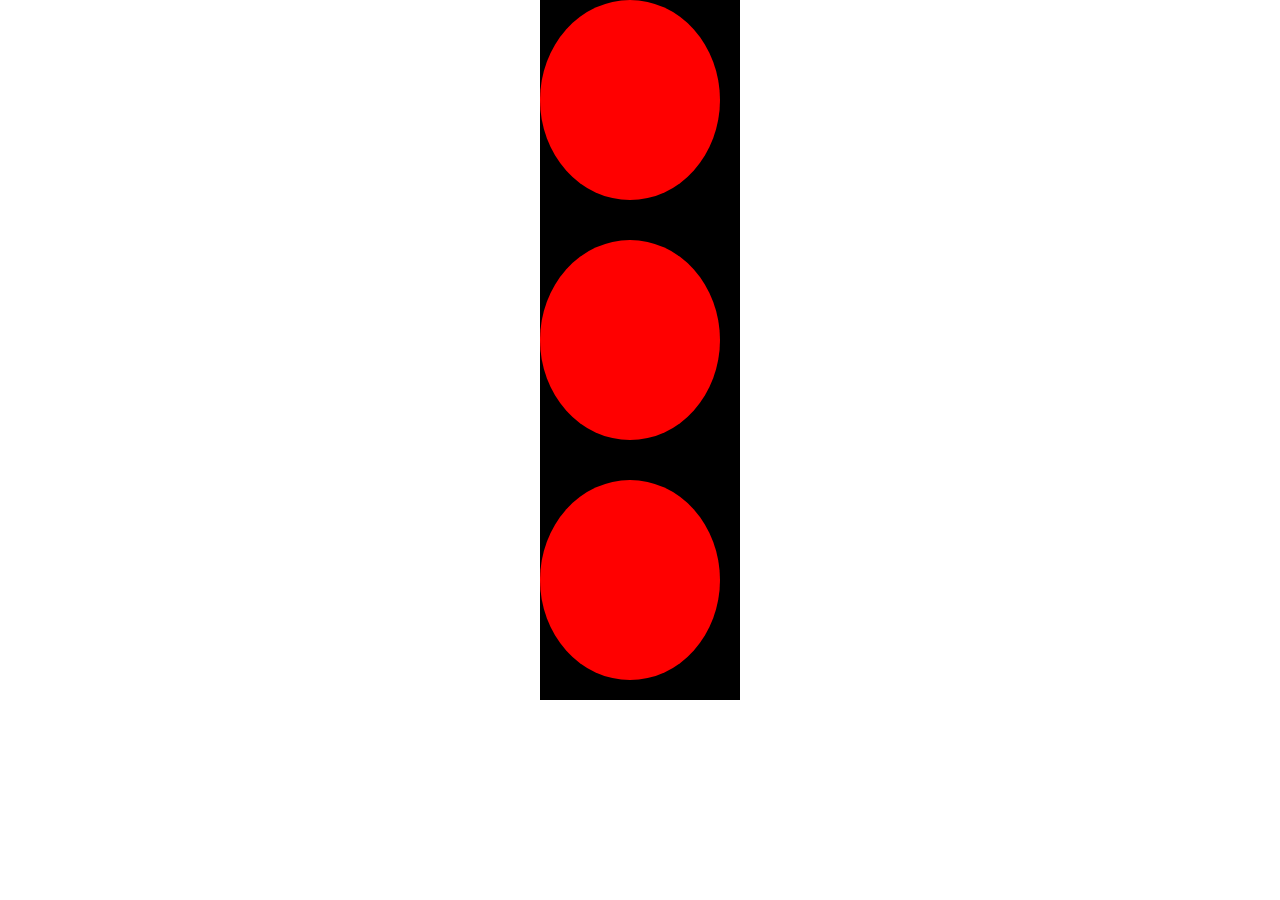
<file: classwork/index.html>
<!DOCTYPE html>
<html lang="en">
<head>
    <meta charset="UTF-8">
    <meta name="viewport" content="width=device-width, initial-scale=1.0">
    <title>Document</title>
    <link rel="stylesheet" href="./style/main.css">
</head>
<body>
    <div class="card1">

        <div class="card">
            <div class="box1"></div>
            <div class="box1"></div>
            <div class="box1"></div>
        </div>
    </div>
</body>
</html>
</file>
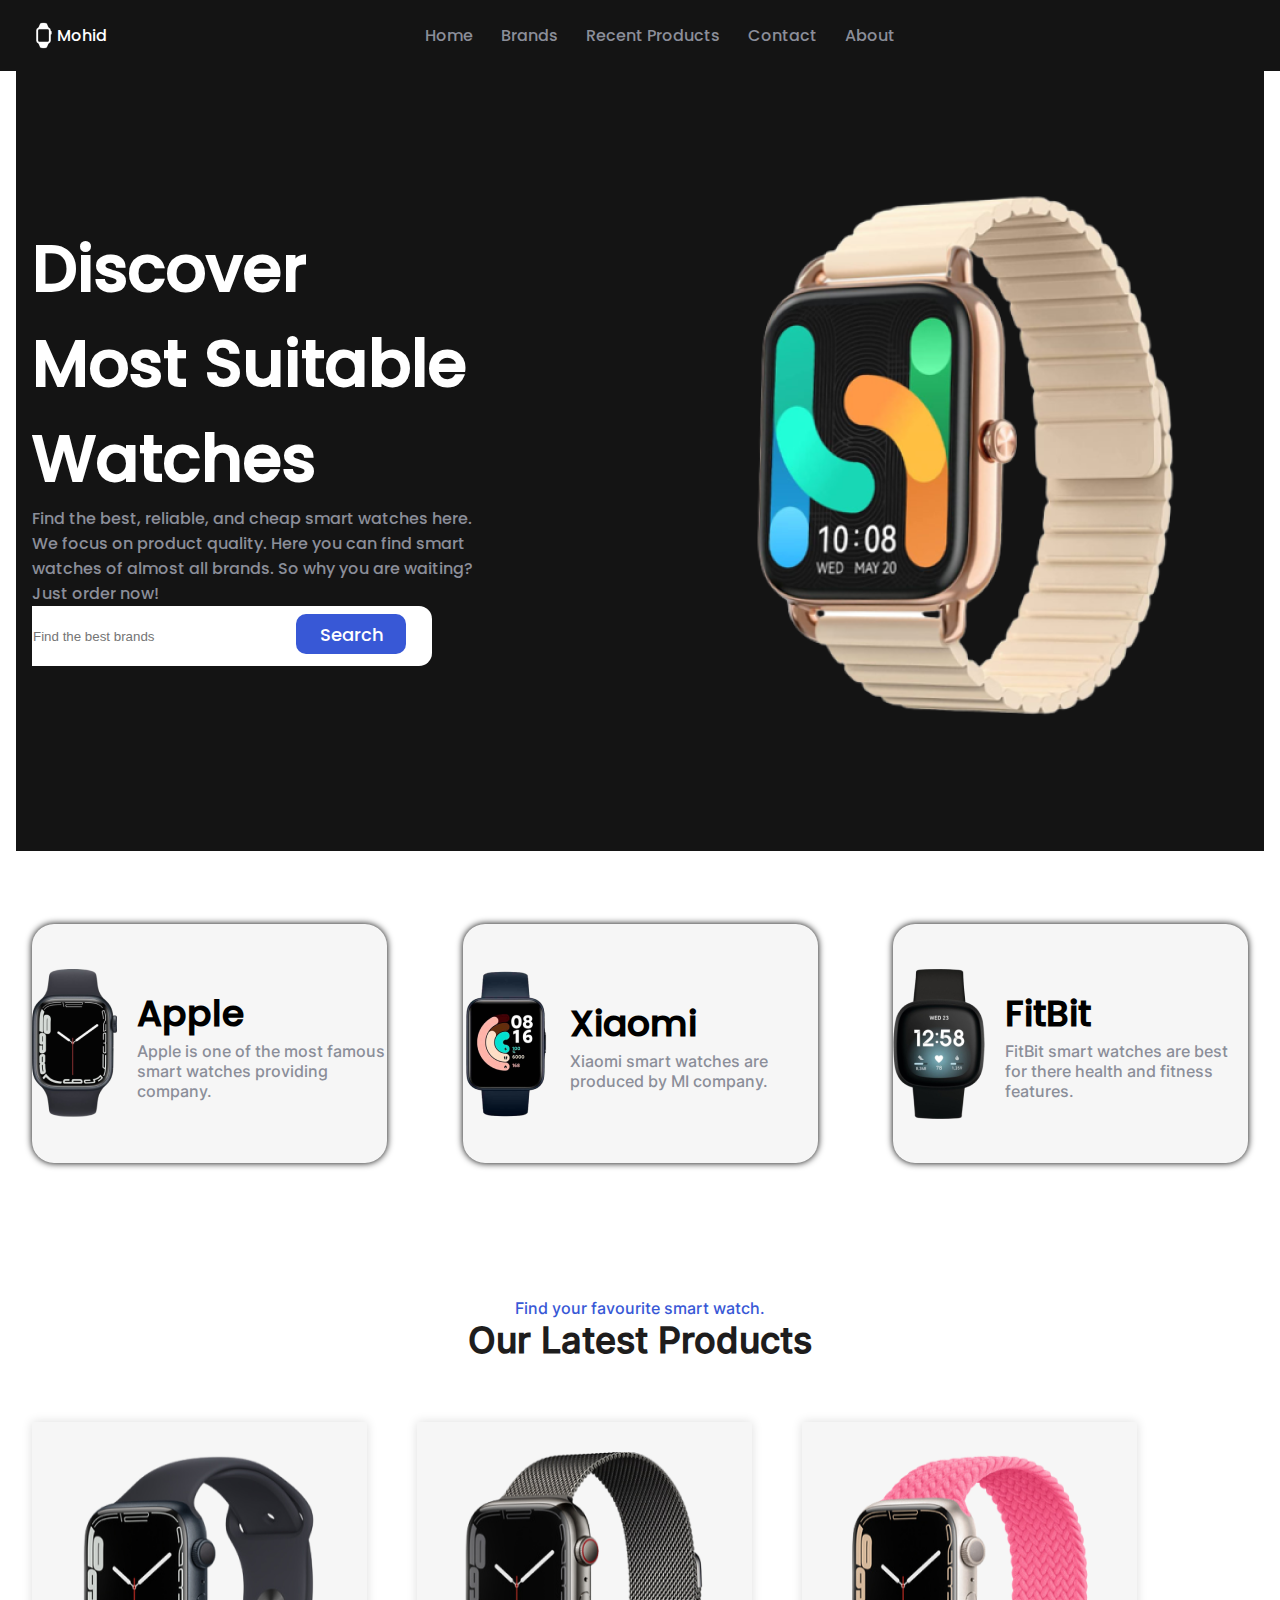
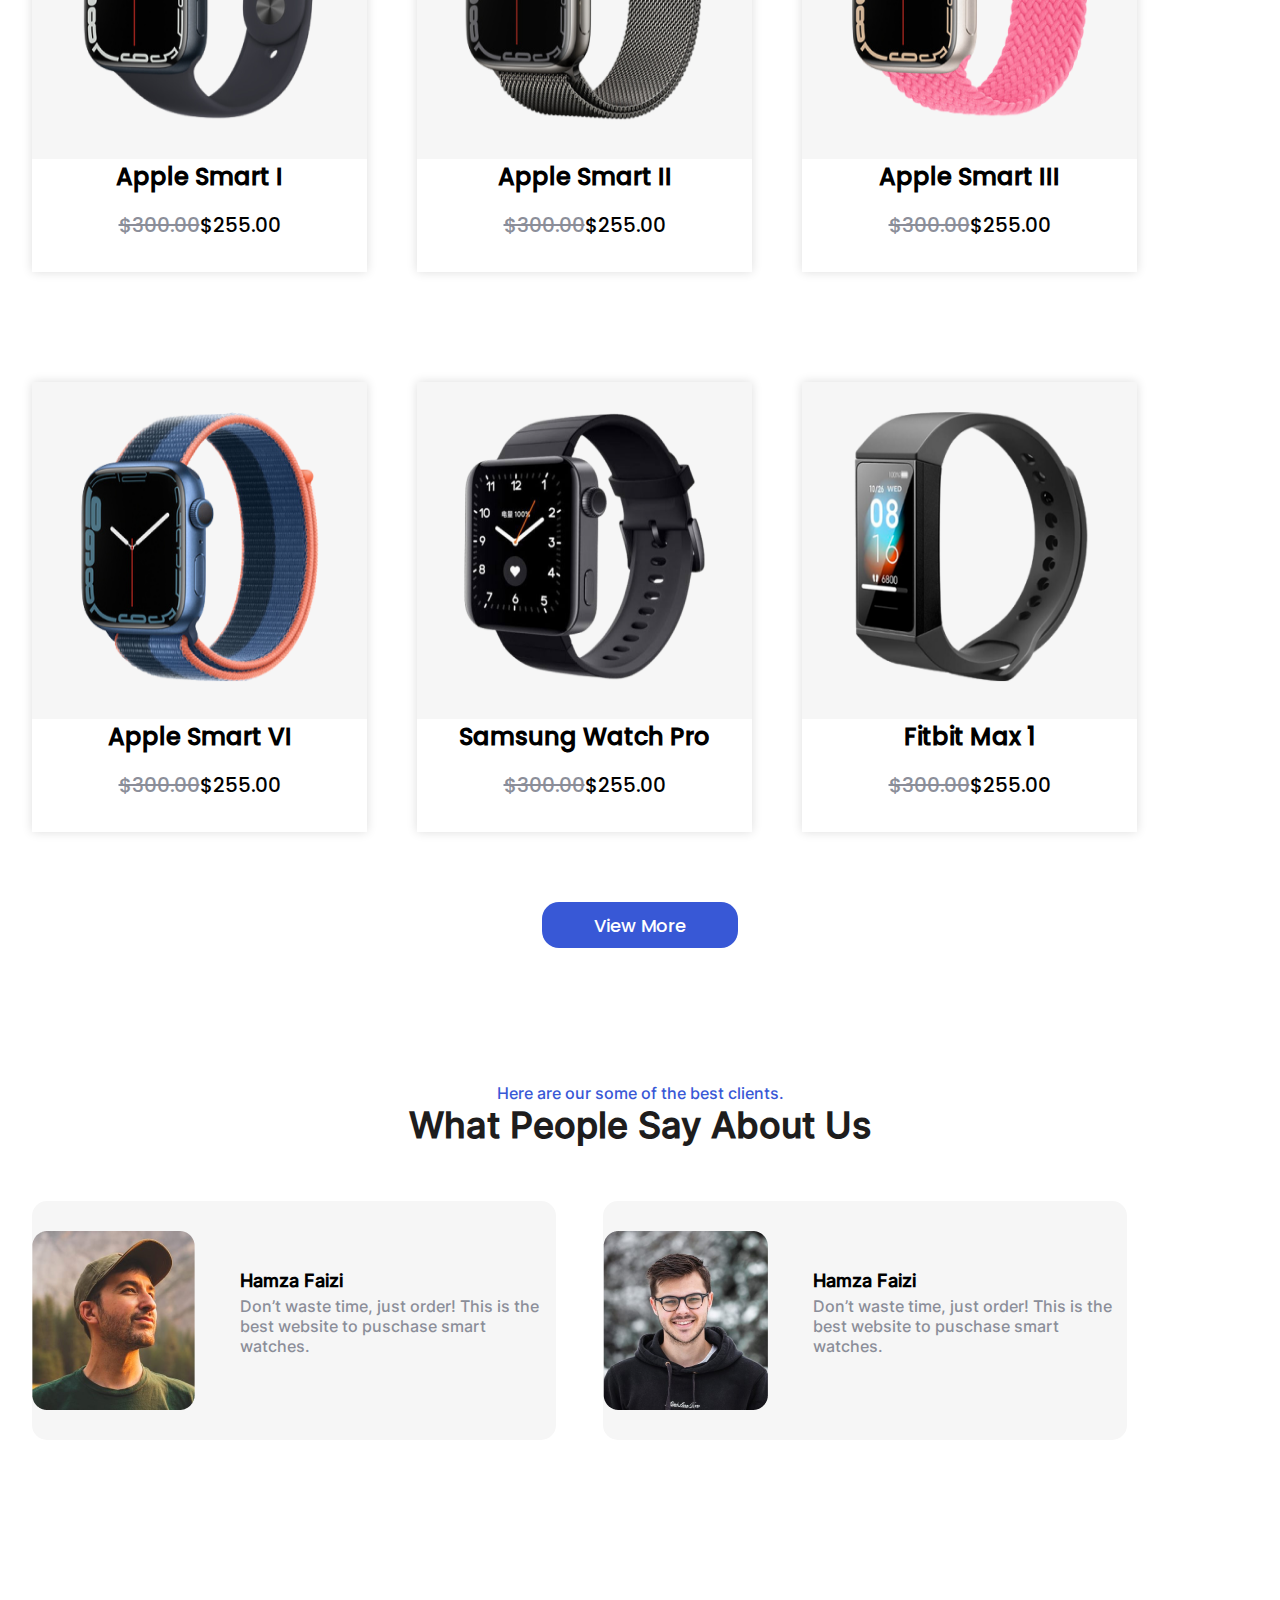
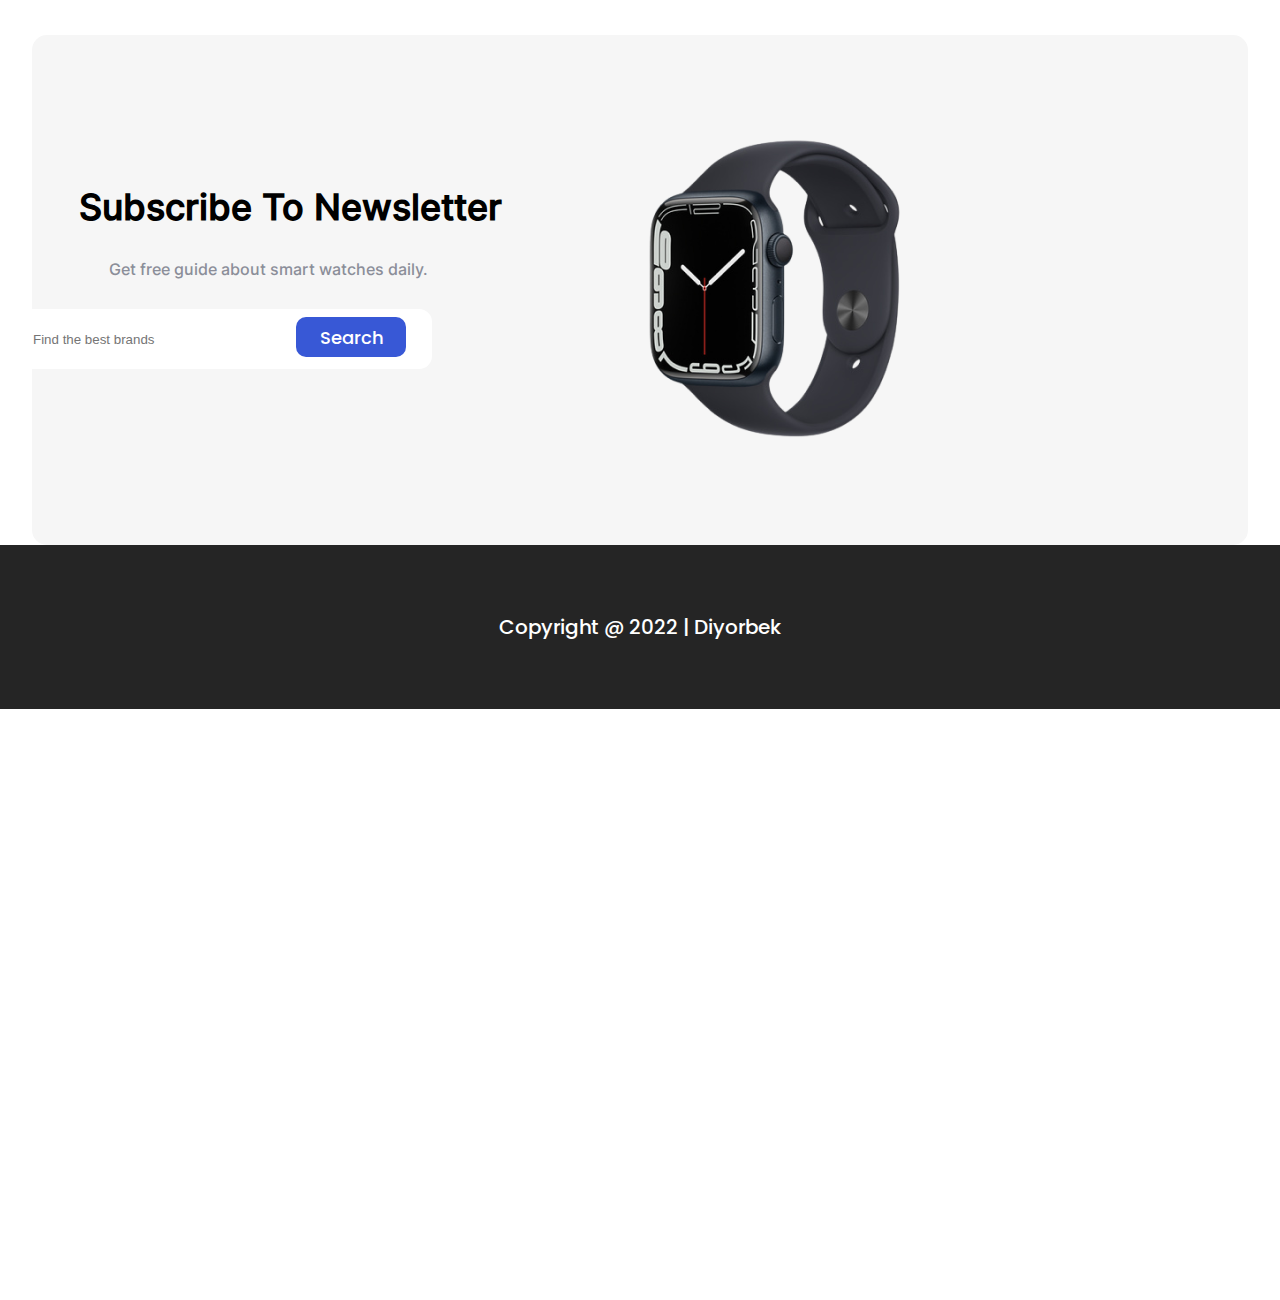
<file: homework/index.html>
<!DOCTYPE html>
<html lang="en">
  <head>
    <meta charset="UTF-8" />
    <meta name="viewport" content="width=device-width, initial-scale=1.0" />
    <title>lesspn003</title>
    <link
      rel="stylesheet"
      href="https://cdnjs.cloudflare.com/ajax/libs/font-awesome/6.5.2/css/all.min.css"
      integrity="sha512-SnH5WK+bZxgPHs44uWIX+LLJAJ9/2PkPKZ5QiAj6Ta86w+fsb2TkcmfRyVX3pBnMFcV7oQPJkl9QevSCWr3W6A=="
      crossorigin="anonymous"
      referrerpolicy="no-referrer"
    />
    <link rel="stylesheet" href="./style/main.css" />
  </head>
  <body>
    <header class="header">
      <div class="container">
        <nav class="navbar">
          <div class="navbar__logo">
            <img src="./img/Apple Watch.png" alt="" />
            <p class="navbar__name">Mohid</p>
          </div>
          <ul class="navbar__collection">
            <li class="navbar__item">
              <a href="#"><span>Home</span></a>
            </li>
            <li class="navbar__item">
              <a href="#"><span>Brands</span></a>
            </li>
            <li class="navbar__item">
              <a href="#"><span>Recent Products</span></a>
            </li>
            <li class="navbar__item">
              <a href="#"><span>Contact</span></a>
            </li>
            <li class="navbar__item">
              <a href="#"><span>About</span></a>
            </li>
          </ul>
          <div class="logos">
            <i class="fa-solid fa-magnifying-glass"></i>
            <i class="fa-solid fa-user"></i>
            <i class="fa-solid fa-cart-shopping"></i>
          </div>
        </nav>
      </div>
    </header>

    <!-- hero start -->
    <section class="hero container">
        
      <div class="hero__text">
        <h1 class="hero__title">Discover Most Suitable Watches</h1>
        <p class="hero__desc">
          Find the best, reliable, and cheap smart watches here. We focus on
          product quality. Here you can find smart watches of almost all brands.
          So why you are waiting? Just order now!
        </p>

        <div class="hero__searching">
          <input type="text" placeholder="Find the best brands" class="input" />
          <button class="hero__button">Search</button>
        </div>
      </div>
      <div class="hero__image">
        <img src="./img/watch.png" alt="" />
      </div>
    </section>
    <!-- hero end -->

    <!-- watch types start -->
    <section class="container">
      <div class="watch__types">
        <div class="types__box">
          <img src="./img/apple.png" alt="" class="watch__img" />
          <div>
            <h2>Apple</h2>
            <p>
              Apple is one of the most famous smart watches providing company.
            </p>
          </div>
        </div>
        <div class="types__box">
          <img src="./img/MI.png" alt="" class="watch__img" />
          <div>
            <h2>Xiaomi</h2>
            <p>Xiaomi smart watches are produced by MI company.</p>
          </div>
        </div>
        <div class="types__box">
          <img src="./img/fitBIT.png" alt="" class="watch__img" />
          <div>
            <h2>FitBit</h2>
            <p>
              FitBit smart watches are best for there health and fitness
              features.
            </p>
          </div>
        </div>
      </div>
    </section>
    <!-- watch types end -->

    <section class="container">
      <div class="product__title">
        <p class="product__text">Find your favourite smart watch.</p>
        <b class="product__subtitle">Our Latest Products</b>
      </div>
    </section>

    <!-- watches start -->
    <section class="container">
      <div class="product__card">
        <div class="card">
          <div class="inside__card">
            <img
              src="./img/MKUQ3_VW_34FR+watch-45-alum-midnight-nc-7s_VW_34FR_WF_CO-removebg-preview (1) 1.png"
              alt=""
            />
          </div>
          <b class="watch__name">Apple Smart I</b>
          <div class="stars">
            <i class="fa-solid fa-star"></i>
            <i class="fa-solid fa-star"></i>
            <i class="fa-solid fa-star"></i>
            <i class="fa-solid fa-star"></i>
            <i class="fa-solid fa-star"></i>
          </div>
          <div class="watch__price">
            <s>$300.00</s>
            <p>$255.00</p>
          </div>
        </div>
        <div class="card">
          <div class="inside__card">
            <img src="./img/2.png" alt="" />
          </div>
          <b class="watch__name">Apple Smart II</b>
          <div class="stars">
            <i class="fa-solid fa-star"></i>
            <i class="fa-solid fa-star"></i>
            <i class="fa-solid fa-star"></i>
            <i class="fa-solid fa-star"></i>
            <i class="fa-solid fa-star"></i>
          </div>
          <div class="watch__price">
            <s>$300.00</s>
            <p>$255.00</p>
          </div>
        </div>
        <div class="card">
          <div class="inside__card">
            <img src="./img/3.png" alt="" />
          </div>
          <b class="watch__name">Apple Smart III</b>
          <div class="stars">
            <i class="fa-solid fa-star"></i>
            <i class="fa-solid fa-star"></i>
            <i class="fa-solid fa-star"></i>
            <i class="fa-solid fa-star"></i>
            <i class="fa-solid fa-star"></i>
          </div>
          <div class="watch__price">
            <s>$300.00</s>
            <p>$255.00</p>
          </div>
        </div>
        <div class="card">
          <div class="inside__card">
            <img src="./img/4.png" alt="" />
          </div>
          <b class="watch__name">Apple Smart VI</b>
          <div class="stars">
            <i class="fa-solid fa-star"></i>
            <i class="fa-solid fa-star"></i>
            <i class="fa-solid fa-star"></i>
            <i class="fa-solid fa-star"></i>
            <i class="fa-solid fa-star"></i>
          </div>
          <div class="watch__price">
            <s>$300.00</s>
            <p>$255.00</p>
          </div>
        </div>
        <div class="card">
          <div class="inside__card">
            <img src="./img/5.png" alt="" />
          </div>
          <b class="watch__name">Samsung Watch Pro</b>
          <div class="stars">
            <i class="fa-solid fa-star"></i>
            <i class="fa-solid fa-star"></i>
            <i class="fa-solid fa-star"></i>
            <i class="fa-solid fa-star"></i>
            <i class="fa-solid fa-star"></i>
          </div>
          <div class="watch__price">
            <s>$300.00</s>
            <p>$255.00</p>
          </div>
        </div>
        <div class="card">
          <div class="inside__card">
            <img src="./img/6.png" alt="" />
          </div>
          <b class="watch__name">Fitbit Max 1</b>
          <div class="stars">
            <i class="fa-solid fa-star"></i>
            <i class="fa-solid fa-star"></i>
            <i class="fa-solid fa-star"></i>
            <i class="fa-solid fa-star"></i>
            <i class="fa-solid fa-star"></i>
          </div>
          <div class="watch__price">
            <s>$300.00</s>
            <p>$255.00</p>
          </div>
        </div>
      </div>
    </section>
    <div class="wacht__btn">
      <button class="more__view">View More</button>
    </div>
    <!-- watches end -->

    <section class="container">
      <div class="clients">
        <p class="client__text">Here are our some of the best clients.</p>
        <b class="cliemtt__subtitle">What People Say About Us</b>
      </div>
    </section>

    <section class="container">
      <div class="people__card">
        <div class="people__box">
          <img src="./img/6426000_sd-removebg-preview 1 (1).png" alt="" />
          <div class="people__info">
            <b>Hamza Faizi</b>
            <p>
              Don’t waste time, just order! This is the best website to puschase
              smart watches.
            </p>
            <div class="star">
              <i class="fa-solid fa-star"></i>
              <i class="fa-solid fa-star"></i>
              <i class="fa-solid fa-star"></i>
              <i class="fa-solid fa-star"></i>
              <i class="fa-solid fa-star"></i>
            </div>
          </div>
        </div>
        <div class="people__box">
          <img src="./img/boy.png" alt="" />
          <div class="people__info">
            <b>Hamza Faizi</b>
            <p>
              Don’t waste time, just order! This is the best website to puschase
              smart watches.
            </p>
            <div class="star">
              <i class="fa-solid fa-star"></i>
              <i class="fa-solid fa-star"></i>
              <i class="fa-solid fa-star"></i>
              <i class="fa-solid fa-star"></i>
              <i class="fa-solid fa-star"></i>
            </div>
          </div>
        </div>
      </div>
    </section>
    <section class="container">
        <div class="bottom__hero">
            
        </div>
        <div class="ending__hero">
            <div class="subscribe">
                <b>Subscribe To Newsletter</b>
                <p>Get free guide about smart watches daily. </p>
                <div class="hero__searching">
                    <input type="text" placeholder="Find the best brands" class="input" />
                    <button class="hero__button">Search</button>
                  </div>
            </div>
            <div class="hero__watch">
                <img src="./img/oii.png" alt="">
            </div>
        </div>
    </section>
    <footer>
        <div class="footer">
            <div class="container">
                <div class="copyright">
                    <p>Copyright @ 2022 | Diyorbek</p>
                </div>
            </div>
        </div>
    </footer>
  </body>
</html>
</file>
<file: classwork/style/main.css>
*{
    margin: 0;
    padding: 0;
    box-sizing: border-box
    
}
.card1{
    display: flex;
    justify-content: center;
    align-items: center;
}
.card{
    width: 200px;
    height: 700px;
    background: black;
    display: flex;
    flex-direction: column;
    gap: 40px;
    display: flex;
    text-align: center;
 
    
}
.box1{
    width: 180px;
    height: 200px;
    border-radius: 50%;
    background: red;
}
</file>
<file: homework/style/main.css>
@font-face {
    font-family: Poppins;
    src: url("../fonts/Poppins-Medium.woff");
}
@font-face {
    font-family: inter;
    src: url(../fonts/Inter-Medium.woff);
}


*{
    margin: 0;
    padding: 0;
    box-sizing: border-box  
}
body{
    min-height: 500vh;
}
.container{
    width: 100%;
    max-width: 1248px;
    padding: 0 16px;
    margin: 0 auto;
}
a{
    color: inherit;
    text-decoration: inherit;
}
.header{
    background: #141414;
    position: sticky;
}
.navbar{
    width: 100%;
    height: 71px;
    display: flex;
    align-items: center;
    justify-content: space-between;
}
.navbar__logo{
    display: flex;
    align-items: center;
    justify-content: space-between;
    cursor: pointer;
}
.navbar__name{
    color:  #FFFFFF;
    font-size: 16px;
    font-family: Poppins;

}


.navbar__collection{
    display: flex;
    gap: 28px;
    list-style: none;   
    color: #8B8E99;
    font-size: 16px;
    font-family: Poppins;
    
}
.navbar__item{
    cursor: pointer;
    transition: .5s;

}
.navbar__item:hover{
    color:  #ffffff;
    position: relative;
    margin-left: 10px;
    transition: .5s;

}
.logos{
    display: flex;
    align-items: center;
    justify-content: space-between;
    cursor: pointer;
    gap: 18px;
}
.logos i{
    color: #1447ff;
    font-size: 18px;
}
.logos i:hover{
    color: #FFFFFF;
}
.hero{
    background: #141414;
    height: 780px;
    display: flex;
   
    gap: 184px;
}
.hero__text{
    width: 50%;
    height: 360px;
    justify-content: center;
    gap: 45px;
    margin-top: 150px;
}
.hero__image{
    width: 50%;
    height: 360px;
    margin-top: 102px;  
}
.hero__title{
    font-size: 64px;
    font-family: Poppins;
    color: #FFFFFF;
    width: 440px;
}
.hero__desc{
    font-size: 16px;
    color: #8B8E99;
    font-family: Poppins;
    width: 450px;
}
.hero__searching{
    background: #FFFFFF;
    width: 400px;
   
    border-radius: 13px;
}
.input{
    height: 60px;
    width: 250px;
    border: none;
    border: 1px solid white;
    outline: none;
}
.hero__button{
    width: 110px;
    height: 40px;
    font-size: 18px;
    font-family: Poppins;
    background: #3858D6;
    color: #FFFFFF;
    outline: none;
    border: none;
    border-radius: 10px;
    margin-left: 10px;
}
.watch__types{
    display: flex;
    align-items: center;
    justify-content: space-between;
    cursor: pointer;
    gap: 20px;
    margin: auto;
    margin-top: 73px;
}
.types__box{
    width: 355px;
    height: 239px;
   background: #F6F6F6;
    align-items: center;
   display: flex;
   flex-direction: row;
   justify-content: center;
   gap: 20px;
   border-radius: 22px;
   box-shadow: 0 0 7px;
}
.types__box h2{
    font-family: Poppins;
    font-size: 36px;

}
.types__box p{
    color:#8B8E99;
    font-size: 16px;
    font-family: inter;
}
.product__title{
    text-align: center;
    margin-top: 135px;
}
.product__text{
    color:#3858D6;
    font-size: 16px;
    font-family: inter;
}
.product__subtitle{
    font-size: 36px;
    font-family: inter;
    color: #1E1D1D;
}
.product__card{
    display: flex;
    width: 100%;
    flex-wrap: wrap;

    gap: 50px;
}
.card{
    margin-top: 60px;
   text-align: center;
    width: 335px;
    height: 450px;
    box-shadow: 0 0 10px #ddd;
    cursor: pointer;
}
.inside__card{
    width: 100%;
    height: 337px;
  background: #F6F6F6;
  display: flex;
  justify-content: center;

}
.inside__card img{
    margin-top: 30px;
    width: 250px;
    height: 270px;
}
.watch__name{
    font-size: 24px;
    font-family: Poppins;
}
.stars{
    display: flex;
    gap: 5px;
    justify-content: center;
    margin: 8px;
    
}
.stars i:hover{
    color: gold;
}
.watch__price{
    display: flex;
    justify-content: center;
}
.watch__price s{
    color: #8B8E99;
    
    font-size: 20px;
    font-family: Poppins;
}
.watch__price p{
    color: black;
    font-size: 20px;
    font-family: Poppins;
}
.wacht__btn{
    display: flex;
    justify-content: center;
    text-align: center;
    margin-top: 70px;
    
}
.more__view{
    width: 196px;
    height: 46px;
    background: #3858D6;
   color: #FFFFFF;
    border: none;
    font-size: 18px;
    font-family: Poppins;
    border-radius: 17px;
}
.more__view:hover{
    opacity: 80%;
    cursor: pointer;
}
.clients{
    text-align: center;
    margin-top: 135px;
    gap: 10px;
}
.client__text{
    color:#3858D6;
    font-size: 16px;
    font-family: inter;
}
.cliemtt__subtitle{
    font-size: 36px;
    font-family: inter;
    color: #1E1D1D;
}
.people__card{
    width: 100%;
    display: flex;
    gap: 47px;
}
.people__box{
    width: 524px;
    height: 239px;
    background: #F6F6F6;
    display: flex;
    gap: 45px;
    border-radius: 15px;
    align-items: center;
    margin-top: 54px;
    cursor: pointer;

}
.people__info b{
    font-size: 18px;
    font-family: inter; 
      
}
.people__info p{
    margin-top: 5px;
    font-size: 16px;
    font-family: inter;  
    color:  #8B8E99;
}
.star{
    display: flex;
    gap: 5px;
   
    margin: 8px;
}
.star i:hover{
    color: gold;
}
.ending__hero{
  display: flex;
}

.hero__watch{
    width: 50%;
}
.bottom__hero{
    width: 800px;
    margin-top: 195px;
}
.ending__hero{
    border-radius: 15px;
    background: #F6F6F6;
}
.subscribe{
    width: 50%;
    height: 360px;
    justify-content: center;
    gap: 45px;
    margin-top: 150px;
}
.hero__watch{
    width: 50%;
    height: 360px;
    margin-top: 102px;  
}
.subscribe b{
    margin-bottom: 20px;
    font-size: 36px;
    font-family: inter; 
    padding-left: 47px;
}
.subscribe p{
    font-size: 16px;
    color:  #8B8E99;
    font-family: inter; 
    margin: 30px;
    padding-left: 47px;
}
.hero__button:hover{
    opacity: 80%;
}
.footer{
    width: 100%;
    padding: 10px;
    background: #252525;
    padding: 67px;    
}
 .copyright{
    color: #FFFFFF;
    font-size: 20px;
    font-family: Poppins;
    text-align: center;
 }
</file>
